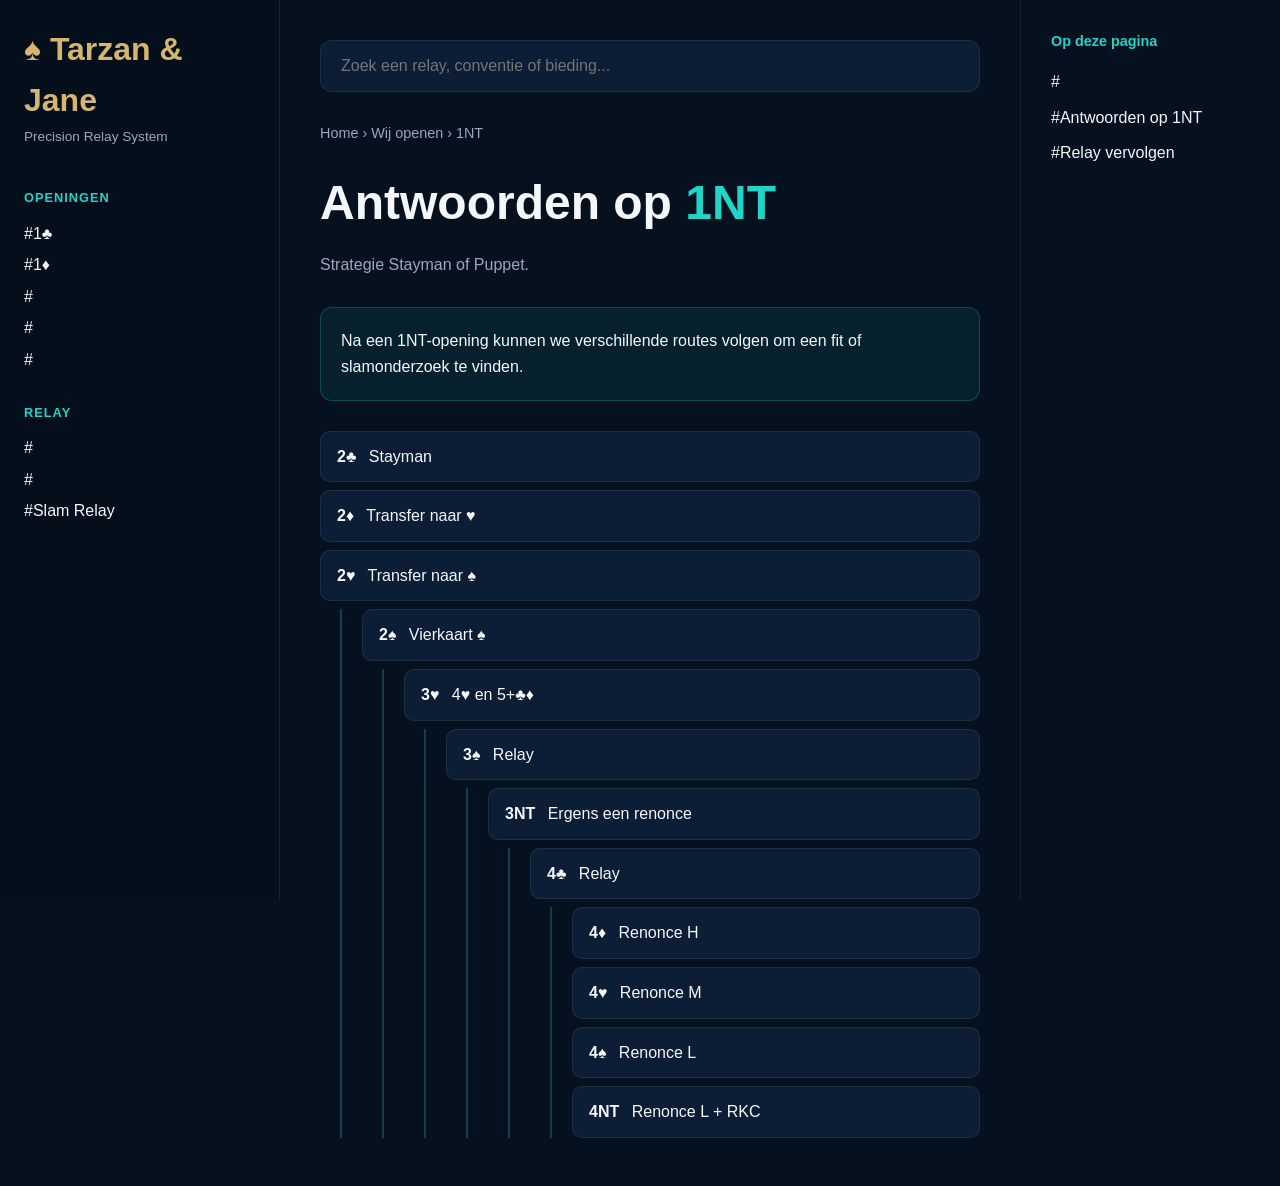
<file: index.html>
<!DOCTYPE html>
<html lang="nl">
<head>
    <meta charset="UTF-8">
    <meta name="viewport" content="width=device-width, initial-scale=1.0">
    <title>Tarzan & Jane</title>

    <link rel="stylesheet" href="assets/css/style.css">
</head>
<body>

<div class="app">

    <!-- Sidebar -->
    <aside class="sidebar">

        <div class="logo">
            <h1>♠ Tarzan & Jane</h1>
            <p>Precision Relay System</p>
        </div>

        <div class="nav-section">
            <h3>Openingen</h3>

            <ul>
                <li>#1♣</a></li>
                <li>#1♦</a></li>
                <li>#</li>
                <li>#</li>
                <li>#</li>
            </ul>
        </div>

        <div class="nav-section">
            <h3>Relay</h3>

            <ul>
                <li>#</li>
                <li>#</li>
                <li>#Slam Relay</a></li>
            </ul>
        </div>

    </aside>

    <!-- Main -->
    <main class="main-content">

        <div class="search">
            <input type="text" placeholder="Zoek een relay, conventie of bieding...">
        </div>

        <div class="breadcrumb">
            Home › Wij openen › 1NT
        </div>

        <h1 class="page-title">
            Antwoorden op <span class="accent">1NT</span>
        </h1>

        <p class="page-description">
            Strategie Stayman of Puppet.
        </p>

        <div class="info-box">
            Na een 1NT-opening kunnen we verschillende routes volgen
            om een fit of slamonderzoek te vinden.
        </div>

        <div class="relay-container">

            <div class="relay-item">
                <span class="bid">2♣</span>
                Stayman
            </div>

            <div class="relay-item">
                <span class="bid">2♦</span>
                Transfer naar ♥
            </div>

            <div class="relay-item">
                <span class="bid">2♥</span>
                Transfer naar ♠
            </div>

            <div class="relay-node">

                <div class="relay-item">
                    <span class="bid">2♠</span>
                    Vierkaart ♠
                </div>

                <div class="relay-node">

                    <div class="relay-item">
                        <span class="bid">3♥</span>
                        4♥ en 5+♣♦
                    </div>

                    <div class="relay-node">

                        <div class="relay-item">
                            <span class="bid">3♠</span>
                            Relay
                        </div>

                        <div class="relay-node">

                            <div class="relay-item">
                                <span class="bid">3NT</span>
                                Ergens een renonce
                            </div>

                            <div class="relay-node">

                                <div class="relay-item">
                                    <span class="bid">4♣</span>
                                    Relay
                                </div>

                                <div class="relay-node">

                                    <div class="relay-item">
                                        <span class="bid">4♦</span>
                                        Renonce H
                                    </div>

                                    <div class="relay-item">
                                        <span class="bid">4♥</span>
                                        Renonce M
                                    </div>

                                    <div class="relay-item">
                                        <span class="bid">4♠</span>
                                        Renonce L
                                    </div>

                                    <div class="relay-item">
                                        <span class="bid">4NT</span>
                                        Renonce L + RKC
                                    </div>

                                </div>

                            </div>

                        </div>

                    </div>

                </div>

            </div>

        </div>

    </main>

    <!-- Rechter kolom -->
    <aside class="toc">

        <h3>Op deze pagina</h3>

        <ul>
            <li>#</li>
            <li>#Antwoorden op 1NT</a></li>
            <li>#Relay vervolgen</a></li>
        </ul>

    </aside>

</div>

</body>
</html>
</file>
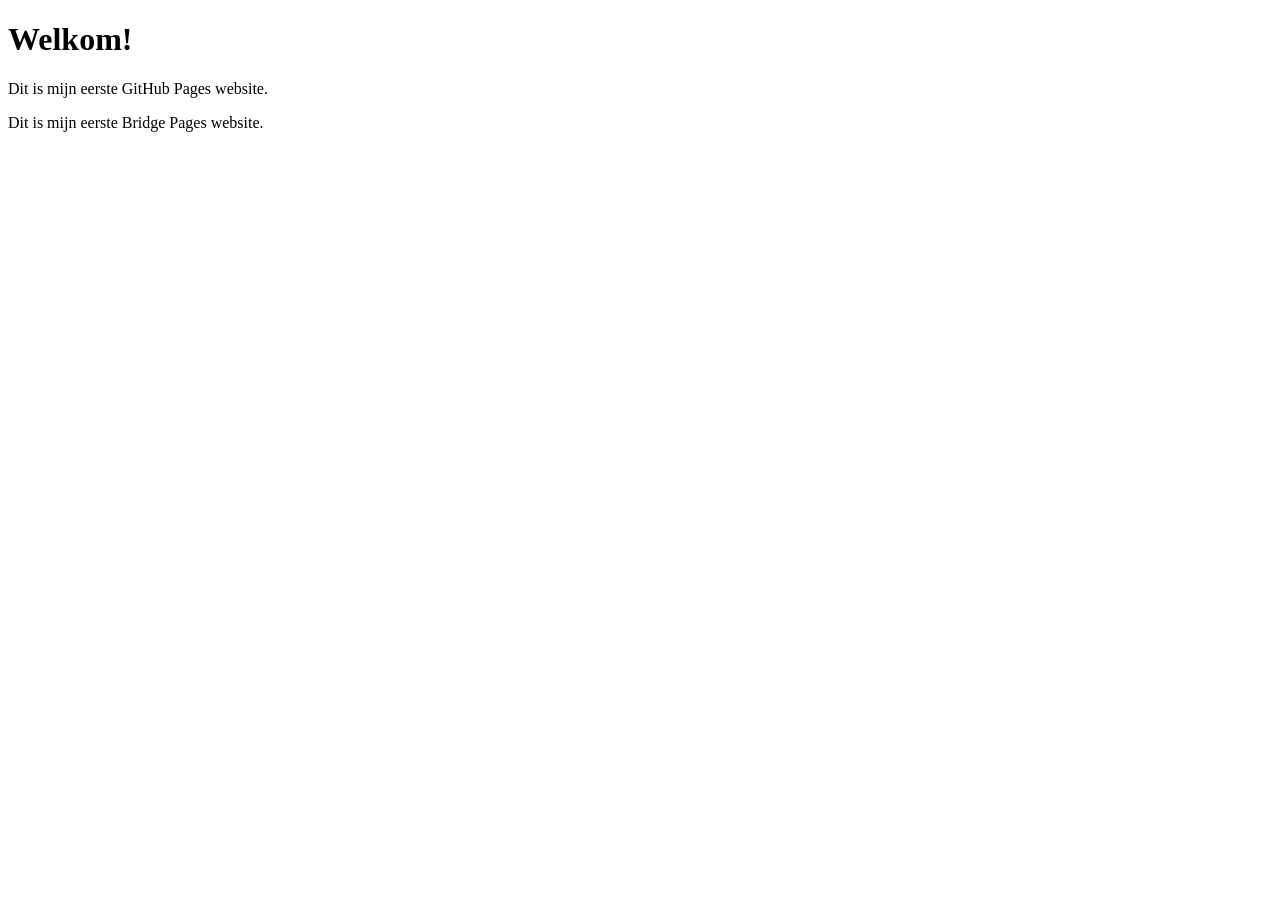
<file: components/footer.html>
<!DOCTYPE html>
<html>
<head>
<title>Mijn Bridge Systeem</title>
</head>

<body>

<h1>Welkom!</h1>

<p>Dit is mijn eerste GitHub Pages website.</p>


<p>Dit is mijn eerste Bridge Pages website.</p>

</body>
</html>
</file>
<file: assets/css/style.css>
/* ==========================================================
   TARZAN & JANE
   Precision Relay System
   ========================================================== */

:root {
    --bg: #061120;
    --panel: #0b1e35;
    --panel-hover: #123050;

    --accent: #20d4c8;
    --gold: #d6b56f;

    --text: #f5f7fb;
    --muted: #9aa8bd;

    --heart: #ff5c7c;
    --diamond: #ff8a4c;
    --club: #2ecc71;
    --spade: #e5e7eb;

    --border: rgba(255, 255, 255, 0.08);

    --sidebar-width: 280px;
    --toc-width: 260px;

    --radius: 14px;
    --shadow: 0 8px 30px rgba(0, 0, 0, 0.35);
}

/* ==========================================================
   RESET
   ========================================================== */

* {
    margin: 0;
    padding: 0;
    box-sizing: border-box;
}

html {
    scroll-behavior: smooth;
}

body {
    background: var(--bg);
    color: var(--text);
    font-family: "Segoe UI", Arial, sans-serif;
    line-height: 1.6;
}

/* ==========================================================
   LINKS
   ========================================================== */

a {
    color: var(--text);
    text-decoration: none;
}

/* ==========================================================
   LAYOUT
   ========================================================== */

.app {
    display: grid;
    grid-template-columns: var(--sidebar-width) 1fr var(--toc-width);
    min-height: 100vh;
}

/* ==========================================================
   SIDEBAR
   ========================================================== */

.sidebar {
    background: rgba(0, 0, 0, 0.15);
    border-right: 1px solid var(--border);
    padding: 24px;
    position: sticky;
    top: 0;
    height: 100vh;
    overflow-y: auto;
}

.logo {
    margin-bottom: 40px;
}

.logo h1 {
    color: var(--gold);
    font-size: 2rem;
}

.logo p {
    color: var(--muted);
    font-size: 0.85rem;
}

.nav-section {
    margin-bottom: 30px;
}

.nav-section h3 {
    color: var(--accent);
    font-size: .8rem;
    text-transform: uppercase;
    letter-spacing: 1px;
    margin-bottom: 12px;
}

.nav-section ul {
    list-style: none;
}

.nav-section li {
    margin-bottom: 6px;
}

.nav-section a {
    display: block;
    padding: 10px 14px;
    border-radius: 10px;
    transition: .2s;
}

.nav-section a:hover {
    background: var(--panel);
}

.nav-section a.active {
    background: var(--panel);
    border: 1px solid var(--border);
}

/* ==========================================================
   MAIN
   ========================================================== */

.main-content {
    padding: 40px;
}

.breadcrumb {
    color: var(--muted);
    font-size: .9rem;
    margin-bottom: 20px;
}

.page-title {
    font-size: 3rem;
    margin-bottom: 10px;
}

.page-title .accent {
    color: var(--accent);
}

.page-description {
    color: var(--muted);
    margin-bottom: 30px;
}

/* ==========================================================
   SEARCH
   ========================================================== */

.search {
    margin-bottom: 30px;
}

.search input {
    width: 100%;
    background: var(--panel);
    border: 1px solid var(--border);
    color: var(--text);
    padding: 16px 20px;
    border-radius: 12px;
    font-size: 1rem;
}

.search input:focus {
    outline: none;
    border-color: var(--accent);
}

/* ==========================================================
   CARDS
   ========================================================== */

.card {
    background: var(--panel);
    border: 1px solid var(--border);
    border-radius: var(--radius);
    padding: 24px;
    margin-bottom: 24px;
    box-shadow: var(--shadow);
}

.card:hover {
    background: var(--panel-hover);
}

.card-title {
    font-size: 1.2rem;
    margin-bottom: 12px;
}

/* ==========================================================
   INFO BOX
   ========================================================== */

.info-box {
    background: rgba(32, 212, 200, 0.08);
    border: 1px solid rgba(32, 212, 200, 0.25);
    border-radius: 12px;
    padding: 20px;
    margin-bottom: 30px;
}

/* ==========================================================
   RELAY STRUCTURE
   ========================================================== */

.relay-container {
    margin-top: 30px;
}

.relay-node {
    border-left: 2px solid rgba(32, 212, 200, 0.25);
    margin-left: 20px;
    padding-left: 20px;
}

.relay-item {
    background: var(--panel);
    border: 1px solid var(--border);
    border-radius: 10px;
    padding: 12px 16px;
    margin: 8px 0;
    transition: .2s;
}

.relay-item:hover {
    background: var(--panel-hover);
}

.bid {
    font-weight: 700;
    margin-right: 8px;
}

.meaning {
    color: var(--text);
}

/* ==========================================================
   TABLES
   ========================================================== */

.table-wrapper {
    overflow-x: auto;
}

table {
    width: 100%;
    border-collapse: collapse;
}

th {
    background: rgba(255,255,255,0.04);
    text-align: left;
    padding: 14px;
}

td {
    padding: 14px;
    border-top: 1px solid var(--border);
}

tr:hover {
    background: rgba(255,255,255,0.03);
}

/* ==========================================================
   SUITS
   ========================================================== */

.heart {
    color: var(--heart);
}

.diamond {
    color: var(--diamond);
}

.club {
    color: var(--club);
}

.spade {
    color: var(--spade);
}

/* ==========================================================
   RIGHT SIDEBAR
   ========================================================== */

.toc {
    border-left: 1px solid var(--border);
    padding: 30px;
    position: sticky;
    top: 0;
    height: 100vh;
}

.toc h3 {
    color: var(--accent);
    margin-bottom: 16px;
    font-size: .9rem;
}

.toc ul {
    list-style: none;
}

.toc li {
    margin-bottom: 10px;
}

.toc a {
    color: var(--muted);
}

.toc a:hover {
    color: var(--accent);
}

/* ==========================================================
   MOBILE HEADER
   ========================================================== */

.mobile-header {
    display: none;
}

/* ==========================================================
   RESPONSIVE
   ========================================================== */

@media (max-width: 1200px) {

    .app {
        grid-template-columns: var(--sidebar-width) 1fr;
    }

    .toc {
        display: none;
    }
}

@media (max-width: 768px) {

    .app {
        display: block;
    }

    .sidebar {
        display: none;
    }

    .mobile-header {
        display: flex;
        justify-content: space-between;
        align-items: center;
        background: var(--panel);
        border-bottom: 1px solid var(--border);
        padding: 16px;
        position: sticky;
        top: 0;
        z-index: 100;
    }

    .main-content {
        padding: 20px;
    }

    .page-title {
        font-size: 2rem;
    }

    .relay-node {
        margin-left: 12px;
        padding-left: 12px;
    }
}
</file>
